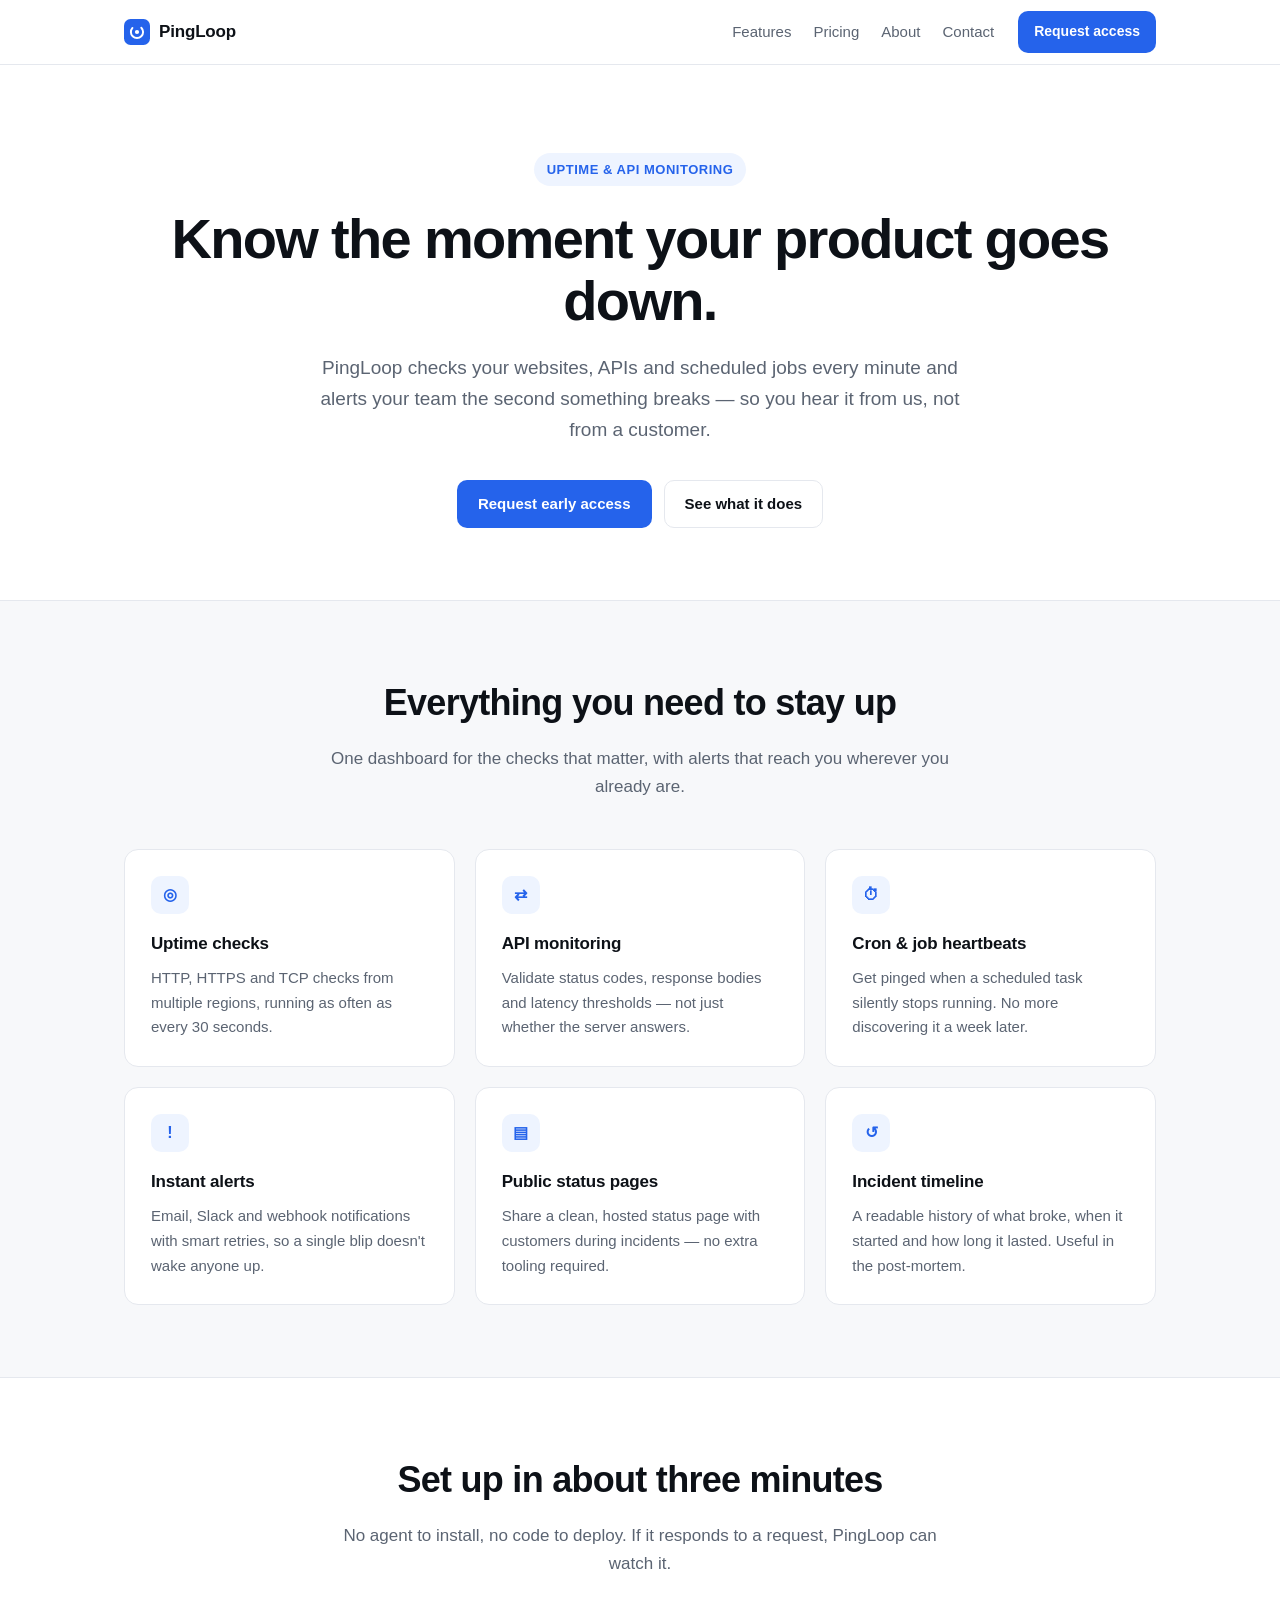
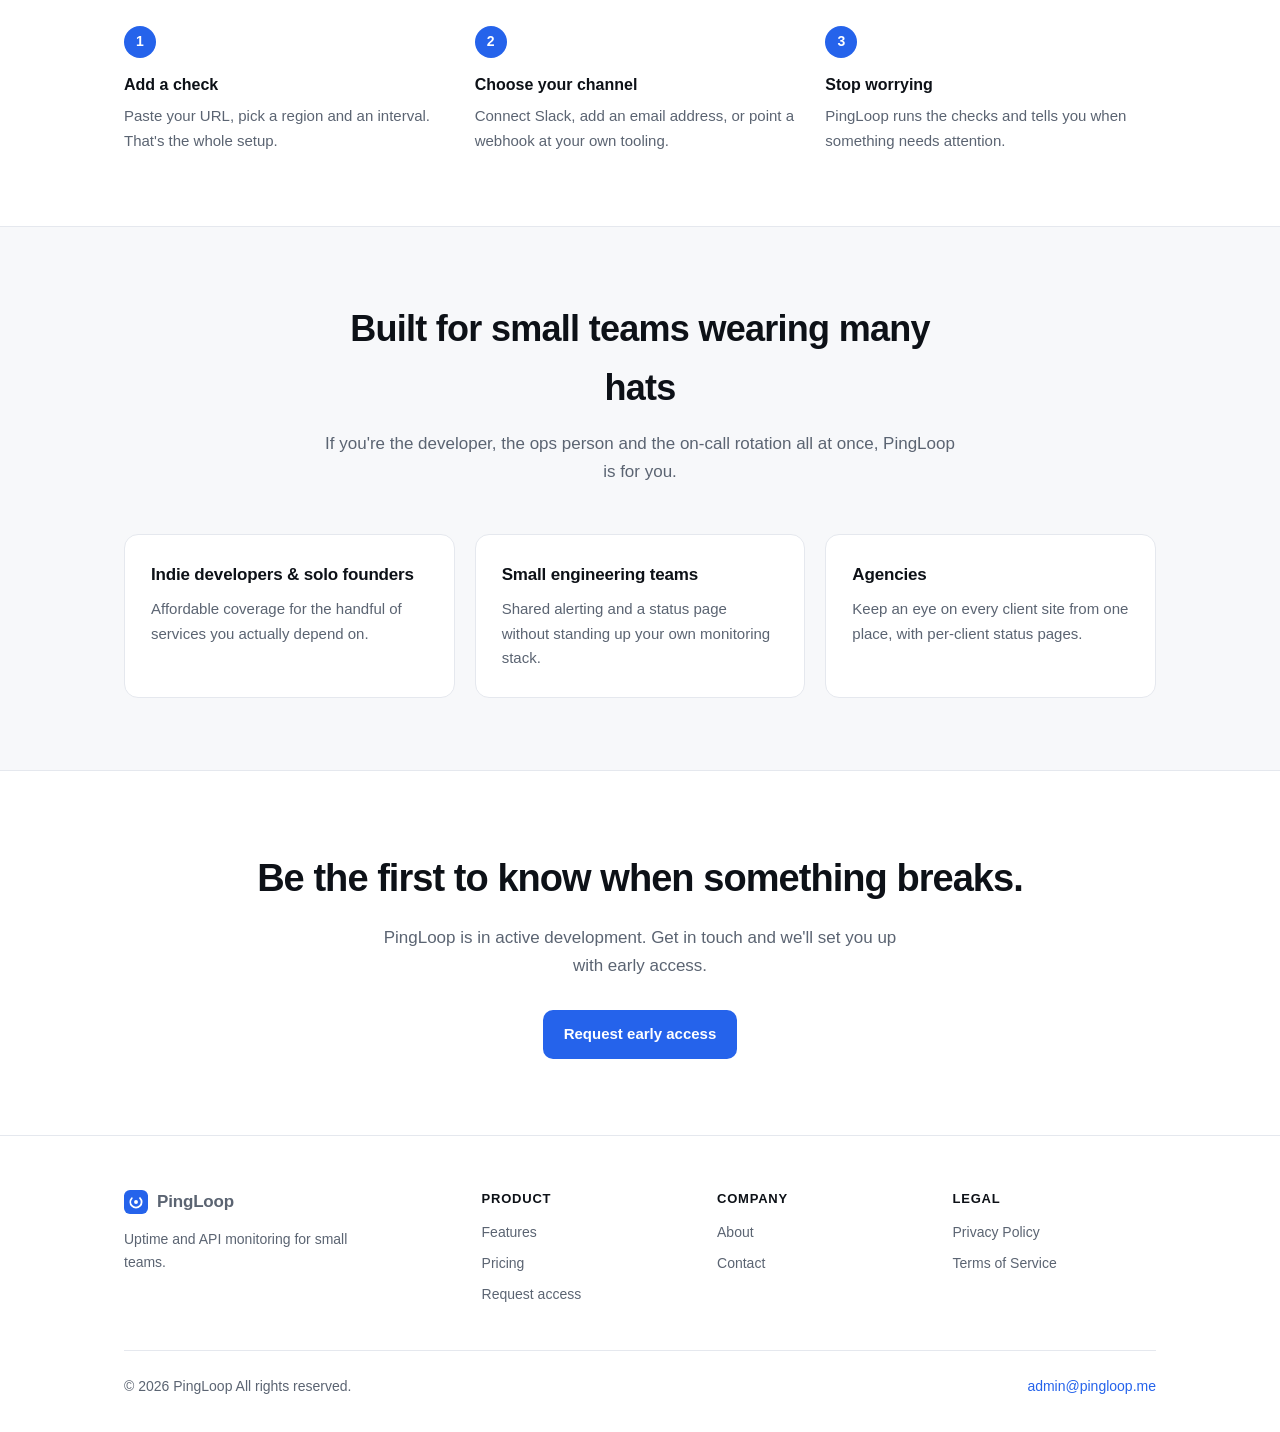
<file: index.html>
<!DOCTYPE html>
<html lang="en">
<head>
<meta charset="utf-8">
<meta name="viewport" content="width=device-width, initial-scale=1">
<title>PingLoop — Uptime &amp; API monitoring for small teams</title>
<meta name="description" content="PingLoop monitors your websites, APIs and background jobs, then alerts your team the moment something breaks — before your customers notice.">
<link rel="canonical" href="https://pingloop.me/">
<link rel="icon" href="assets/favicon.svg" type="image/svg+xml">
<meta property="og:type" content="website">
<meta property="og:url" content="https://pingloop.me/">
<meta property="og:title" content="PingLoop — Uptime &amp; API monitoring for small teams">
<meta property="og:description" content="Monitor your websites, APIs and background jobs. Get alerted before your customers notice.">
<link rel="stylesheet" href="assets/styles.css">
</head>
<body>

<header class="site-header">
  <div class="wrap header-inner">
    <a class="brand" href="index.html">
      <img src="assets/favicon.svg" alt="" width="26" height="26">
      <span>PingLoop</span>
    </a>
    <nav class="nav">
      <a href="index.html#features">Features</a>
      <a href="pricing.html">Pricing</a>
      <a href="about.html">About</a>
      <a href="contact.html">Contact</a>
    </nav>
    <a class="btn btn-primary btn-sm" href="contact.html">Request access</a>
  </div>
</header>

<main>

  <div class="hero wrap">
    <span class="eyebrow">Uptime &amp; API monitoring</span>
    <h1>Know the moment your product goes down.</h1>
    <p class="lead">
      PingLoop checks your websites, APIs and scheduled jobs every minute and alerts
      your team the second something breaks — so you hear it from us, not from a customer.
    </p>
    <div class="hero-actions">
      <a class="btn btn-primary" href="contact.html">Request early access</a>
      <a class="btn btn-ghost" href="index.html#features">See what it does</a>
    </div>
  </div>

  <section class="alt" id="features">
    <div class="wrap">
      <div class="section-head">
        <h2>Everything you need to stay up</h2>
        <p>One dashboard for the checks that matter, with alerts that reach you wherever you already are.</p>
      </div>
      <div class="grid">
        <div class="card">
          <div class="icon">◎</div>
          <h3>Uptime checks</h3>
          <p>HTTP, HTTPS and TCP checks from multiple regions, running as often as every 30 seconds.</p>
        </div>
        <div class="card">
          <div class="icon">⇄</div>
          <h3>API monitoring</h3>
          <p>Validate status codes, response bodies and latency thresholds — not just whether the server answers.</p>
        </div>
        <div class="card">
          <div class="icon">⏱</div>
          <h3>Cron &amp; job heartbeats</h3>
          <p>Get pinged when a scheduled task silently stops running. No more discovering it a week later.</p>
        </div>
        <div class="card">
          <div class="icon">!</div>
          <h3>Instant alerts</h3>
          <p>Email, Slack and webhook notifications with smart retries, so a single blip doesn't wake anyone up.</p>
        </div>
        <div class="card">
          <div class="icon">▤</div>
          <h3>Public status pages</h3>
          <p>Share a clean, hosted status page with customers during incidents — no extra tooling required.</p>
        </div>
        <div class="card">
          <div class="icon">↺</div>
          <h3>Incident timeline</h3>
          <p>A readable history of what broke, when it started and how long it lasted. Useful in the post-mortem.</p>
        </div>
      </div>
    </div>
  </section>

  <section>
    <div class="wrap">
      <div class="section-head">
        <h2>Set up in about three minutes</h2>
        <p>No agent to install, no code to deploy. If it responds to a request, PingLoop can watch it.</p>
      </div>
      <div class="steps">
        <div class="step">
          <div class="num">1</div>
          <h3>Add a check</h3>
          <p>Paste your URL, pick a region and an interval. That's the whole setup.</p>
        </div>
        <div class="step">
          <div class="num">2</div>
          <h3>Choose your channel</h3>
          <p>Connect Slack, add an email address, or point a webhook at your own tooling.</p>
        </div>
        <div class="step">
          <div class="num">3</div>
          <h3>Stop worrying</h3>
          <p>PingLoop runs the checks and tells you when something needs attention.</p>
        </div>
      </div>
    </div>
  </section>

  <section class="alt">
    <div class="wrap">
      <div class="section-head">
        <h2>Built for small teams wearing many hats</h2>
        <p>If you're the developer, the ops person and the on-call rotation all at once, PingLoop is for you.</p>
      </div>
      <div class="grid">
        <div class="card">
          <h3>Indie developers &amp; solo founders</h3>
          <p>Affordable coverage for the handful of services you actually depend on.</p>
        </div>
        <div class="card">
          <h3>Small engineering teams</h3>
          <p>Shared alerting and a status page without standing up your own monitoring stack.</p>
        </div>
        <div class="card">
          <h3>Agencies</h3>
          <p>Keep an eye on every client site from one place, with per-client status pages.</p>
        </div>
      </div>
    </div>
  </section>

  <div class="cta-band wrap">
    <h2>Be the first to know when something breaks.</h2>
    <p>PingLoop is in active development. Get in touch and we'll set you up with early access.</p>
    <a class="btn btn-primary" href="contact.html">Request early access</a>
  </div>

</main>

<footer class="site-footer">
  <div class="wrap">
    <div class="footer-grid">
      <div>
        <a class="brand" href="index.html" style="margin-bottom:12px">
          <img src="assets/favicon.svg" alt="" width="24" height="24">
          <span>PingLoop</span>
        </a>
        <p style="margin:8px 0 0;max-width:260px">Uptime and API monitoring for small teams.</p>
      </div>
      <div>
        <h4>Product</h4>
        <ul>
          <li><a href="index.html#features">Features</a></li>
          <li><a href="pricing.html">Pricing</a></li>
          <li><a href="contact.html">Request access</a></li>
        </ul>
      </div>
      <div>
        <h4>Company</h4>
        <ul>
          <li><a href="about.html">About</a></li>
          <li><a href="contact.html">Contact</a></li>
        </ul>
      </div>
      <div>
        <h4>Legal</h4>
        <ul>
          <li><a href="privacy.html">Privacy Policy</a></li>
          <li><a href="terms.html">Terms of Service</a></li>
        </ul>
      </div>
    </div>
    <div class="footer-bottom">
      <span>© <span id="year">2025</span> PingLoop All rights reserved.</span>
      <span><a href="mailto:admin@pingloop.me">admin@pingloop.me</a></span>
    </div>
  </div>
</footer>

<script>document.getElementById('year').textContent = new Date().getFullYear();</script>
</body>
</html>
</file>
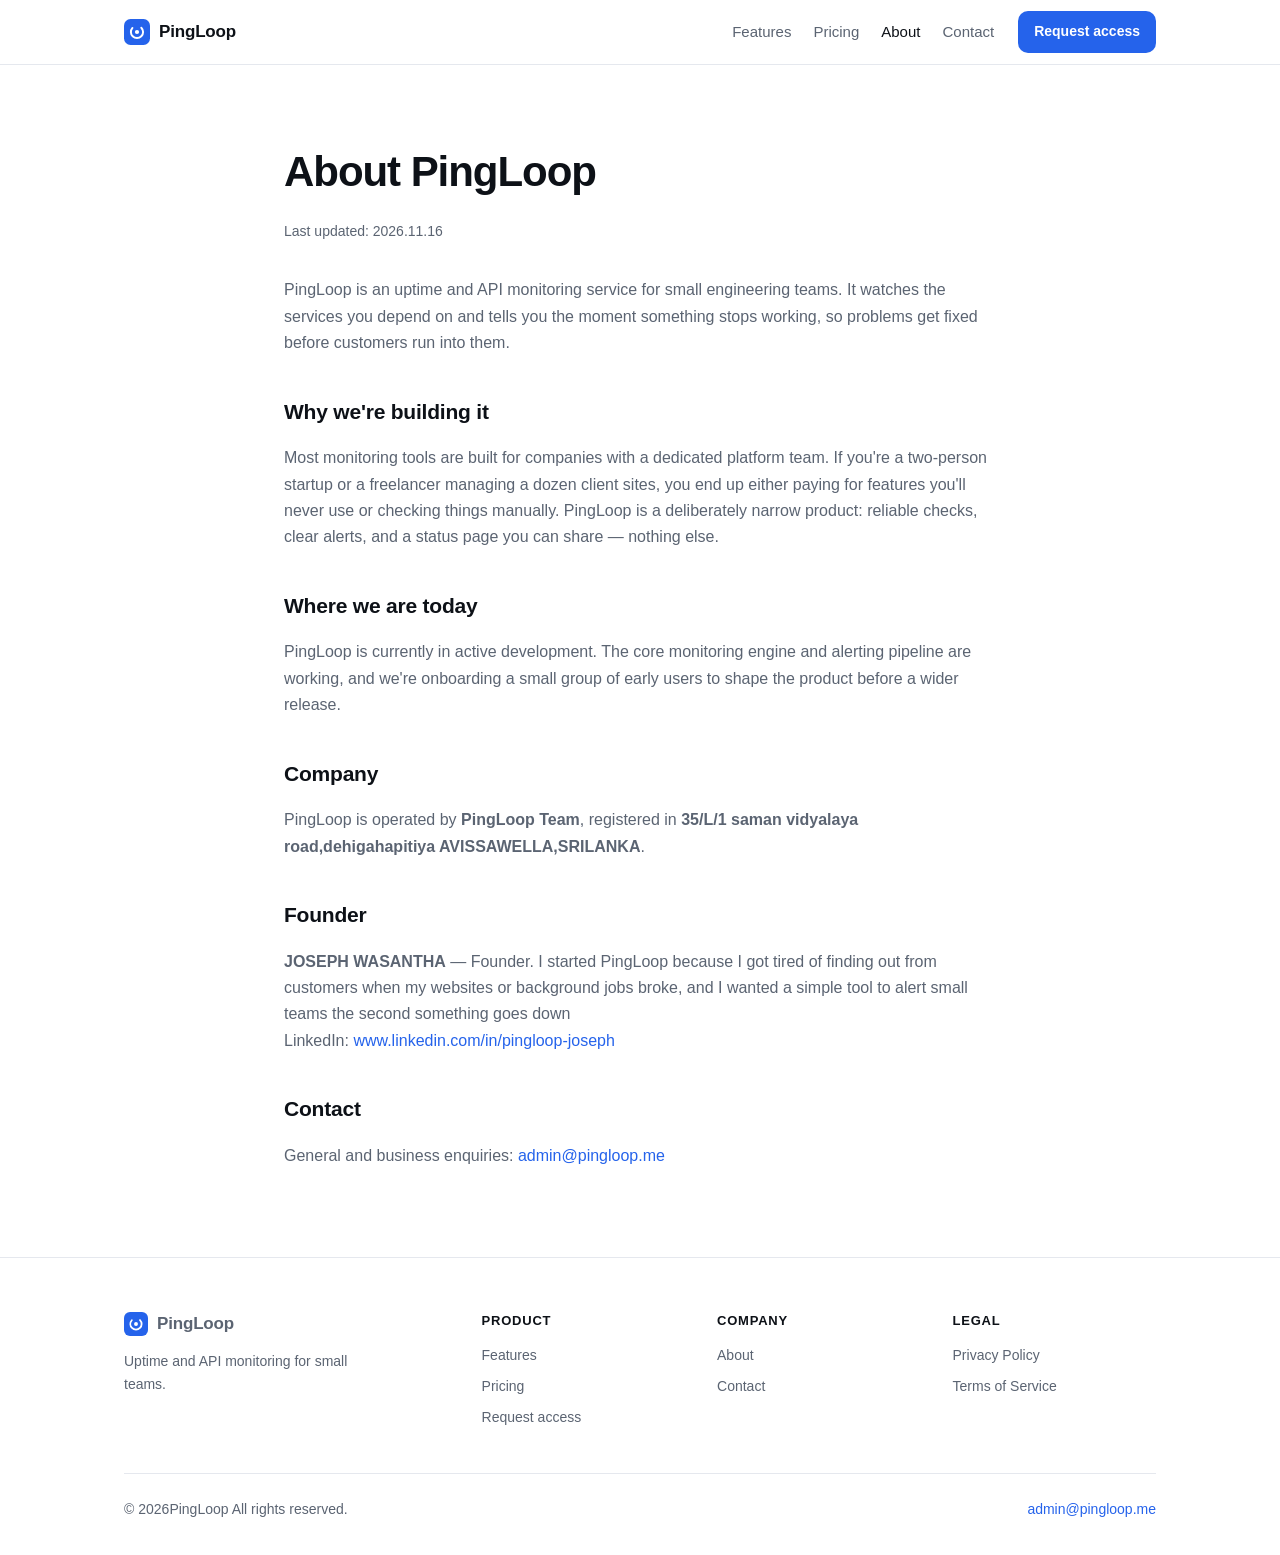
<file: about.html>
<!DOCTYPE html>
<html lang="en">
<head>
<meta charset="utf-8">
<meta name="viewport" content="width=device-width, initial-scale=1">
<title>About — PingLoop</title>
<meta name="description" content="PingLoop is a monitoring tool built for small teams that need to know when their services go down.">
<link rel="canonical" href="https://pingloop.me/about.html">
<link rel="icon" href="assets/favicon.svg" type="image/svg+xml">
<link rel="stylesheet" href="assets/styles.css">
</head>
<body>

<header class="site-header">
  <div class="wrap header-inner">
    <a class="brand" href="index.html">
      <img src="assets/favicon.svg" alt="" width="26" height="26">
      <span>PingLoop</span>
    </a>
    <nav class="nav">
      <a href="index.html#features">Features</a>
      <a href="pricing.html">Pricing</a>
      <a href="about.html" class="active">About</a>
      <a href="contact.html">Contact</a>
    </nav>
    <a class="btn btn-primary btn-sm" href="contact.html">Request access</a>
  </div>
</header>

<main>
<section>
  <div class="wrap prose">
    <h1>About PingLoop</h1>
    <p class="updated">Last updated: 2026.11.16</p>

    <p>
      PingLoop is an uptime and API monitoring service for small engineering teams.
      It watches the services you depend on and tells you the moment something stops
      working, so problems get fixed before customers run into them.
    </p>

    <h2>Why we're building it</h2>
    <p>
      Most monitoring tools are built for companies with a dedicated platform team.
      If you're a two-person startup or a freelancer managing a dozen client sites,
      you end up either paying for features you'll never use or checking things manually.
      PingLoop is a deliberately narrow product: reliable checks, clear alerts, and a
      status page you can share — nothing else.
    </p>

    <h2>Where we are today</h2>
    <p>
      PingLoop is currently in active development. The core monitoring engine and
      alerting pipeline are working, and we're onboarding a small group of early users
      to shape the product before a wider release.
      <!-- EDIT: replace the paragraph above with your real, accurate status. -->
    </p>

    <h2>Company</h2>
    <p>
      PingLoop is operated by <strong>PingLoop Team</strong>,
  registered in <strong>35/L/1 saman vidyalaya road,dehigahapitiya AVISSAWELLA,SRILANKA</strong>.
      <!-- EDIT: if you are not yet incorporated, say "PingLoop is an independent project
           founded by Joseph Wasantha in AVISSAWELLA, SRILANKA" Do not claim an entity you don't have. -->
    </p>

    <h2>Founder</h2>
    <p>
      <strong>JOSEPH WASANTHA</strong> — Founder.
I started PingLoop because I got tired of finding out from customers when my websites or background jobs broke, and I wanted a simple tool to alert small teams the second something goes down
<br>LinkedIn:
<a href="https://www.linkedin.com/in/pingloop-joseph" target="_blank" rel="noopener noreferrer">
    www.linkedin.com/in/pingloop-joseph
</a>
    </p>

    <h2>Contact</h2>
    <p>
      General and business enquiries:
      <a href="mailto:admin@pingloop.me">admin@pingloop.me</a>
    </p>
  </div>
</section>
</main>

<footer class="site-footer">
  <div class="wrap">
    <div class="footer-grid">
      <div>
        <a class="brand" href="index.html" style="margin-bottom:12px">
          <img src="assets/favicon.svg" alt="" width="24" height="24">
          <span>PingLoop</span>
        </a>
        <p style="margin:8px 0 0;max-width:260px">Uptime and API monitoring for small teams.</p>
      </div>
      <div>
        <h4>Product</h4>
        <ul>
          <li><a href="index.html#features">Features</a></li>
          <li><a href="pricing.html">Pricing</a></li>
          <li><a href="contact.html">Request access</a></li>
        </ul>
      </div>
      <div>
        <h4>Company</h4>
        <ul>
          <li><a href="about.html">About</a></li>
          <li><a href="contact.html">Contact</a></li>
        </ul>
      </div>
      <div>
        <h4>Legal</h4>
        <ul>
          <li><a href="privacy.html">Privacy Policy</a></li>
          <li><a href="terms.html">Terms of Service</a></li>
        </ul>
      </div>
    </div>
    <div class="footer-bottom">
      <span>© <span id="year">2026</span>PingLoop All rights reserved.</span>
      <span><a href="mailto:admin@pingloop.me">admin@pingloop.me</a></span>
    </div>
  </div>
</footer>

<script>document.getElementById('year').textContent = new Date().getFullYear();</script>
</body>
</html>
</file>
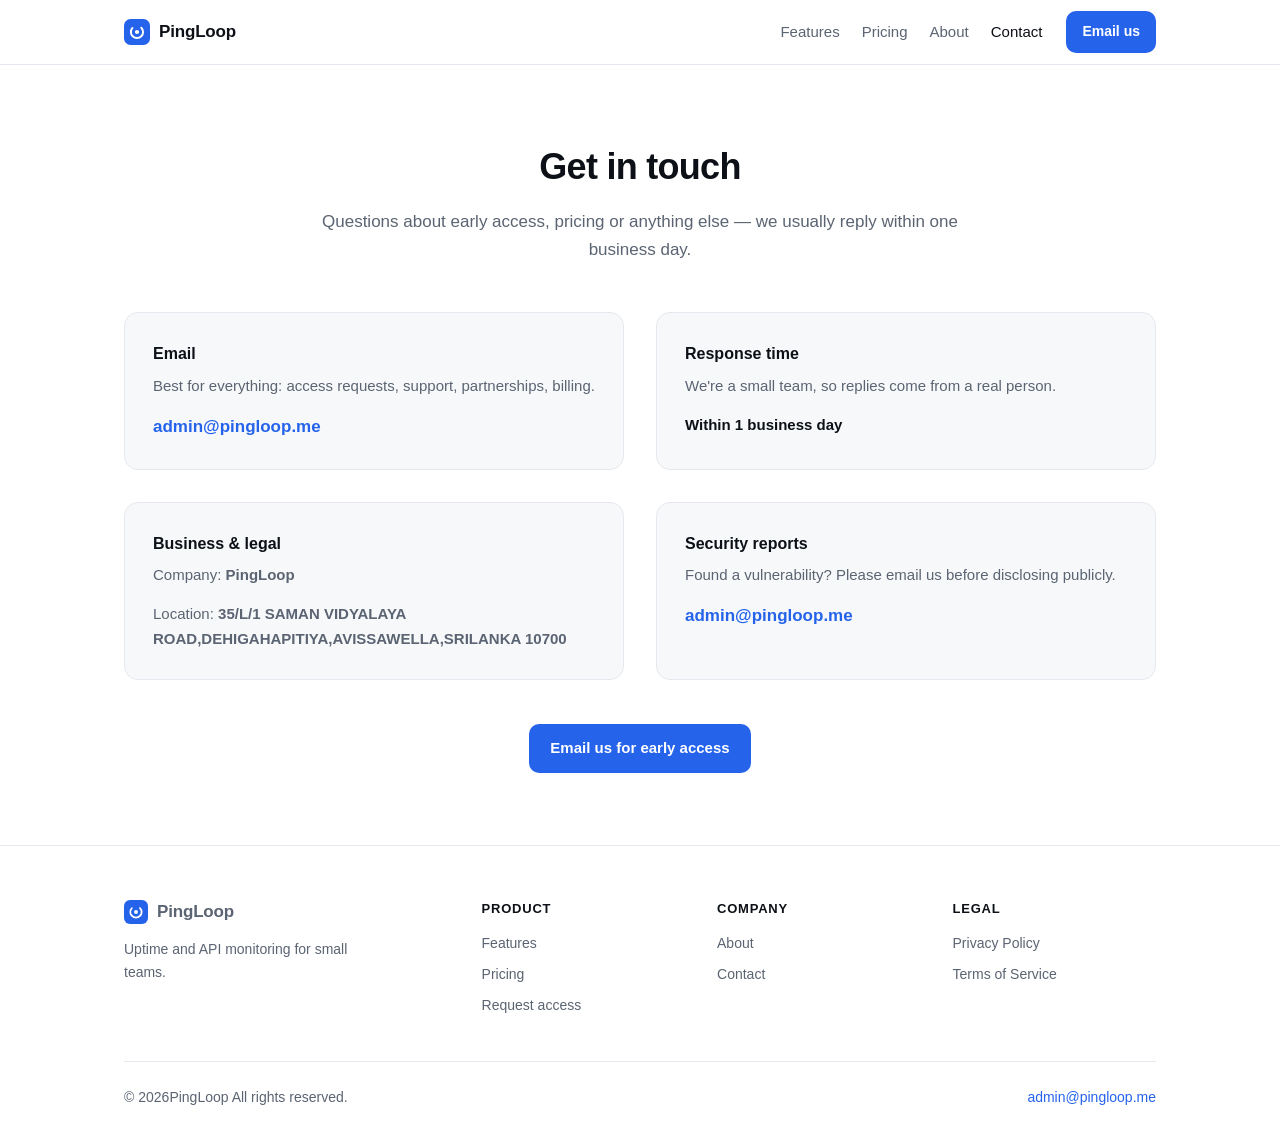
<file: contact.html>
<!DOCTYPE html>
<html lang="en">
<head>
<meta charset="utf-8">
<meta name="viewport" content="width=device-width, initial-scale=1">
<title>Contact — PingLoop</title>
<meta name="description" content="Get in touch with the PingLoop team about early access, pricing or support.">
<link rel="canonical" href="https://pingloop.me/contact.html">
<link rel="icon" href="assets/favicon.svg" type="image/svg+xml">
<link rel="stylesheet" href="assets/styles.css">
</head>
<body>

<header class="site-header">
  <div class="wrap header-inner">
    <a class="brand" href="index.html">
      <img src="assets/favicon.svg" alt="" width="26" height="26">
      <span>PingLoop</span>
    </a>
    <nav class="nav">
      <a href="index.html#features">Features</a>
      <a href="pricing.html">Pricing</a>
      <a href="about.html">About</a>
      <a href="contact.html" class="active">Contact</a>
    </nav>
    <a class="btn btn-primary btn-sm" href="mailto:admin@pingloop.me">Email us</a>
  </div>
</header>

<main>
<section>
  <div class="wrap">
    <div class="section-head">
      <h2>Get in touch</h2>
      <p>Questions about early access, pricing or anything else — we usually reply within one business day.</p>
    </div>

    <div class="contact-grid">
      <div class="contact-box">
        <h3>Email</h3>
        <p>Best for everything: access requests, support, partnerships, billing.</p>
        <a class="mail" href="mailto:admin@pingloop.me">admin@pingloop.me</a>
      </div>

      <div class="contact-box">
        <h3>Response time</h3>
        <p>We're a small team, so replies come from a real person.</p>
        <p style="margin:0;color:var(--text);font-weight:600">Within 1 business day</p>
      </div>

      <div class="contact-box">
        <h3>Business &amp; legal</h3>
        <p>Company: <strong>PingLoop</strong></p>
        <p style="margin:0">Location: <strong>35/L/1 SAMAN VIDYALAYA ROAD,DEHIGAHAPITIYA,AVISSAWELLA,SRILANKA 10700</strong></p>
      </div>

      <div class="contact-box">
        <h3>Security reports</h3>
        <p>Found a vulnerability? Please email us before disclosing publicly.</p>
        <a class="mail" href="mailto:admin@pingloop.me?subject=Security%20report">admin@pingloop.me</a>
      </div>
    </div>

    <div style="text-align:center;margin-top:44px">
      <a class="btn btn-primary" href="mailto:admin@pingloop.me?subject=PingLoop%20early%20access%20request">Email us for early access</a>
    </div>

    <!-- OPTIONAL: swap the mailto buttons above for a hosted form (e.g. Formspree)
         once you have one set up. Keep the plain email visible either way. -->
  </div>
</section>
</main>

<footer class="site-footer">
  <div class="wrap">
    <div class="footer-grid">
      <div>
        <a class="brand" href="index.html" style="margin-bottom:12px">
          <img src="assets/favicon.svg" alt="" width="24" height="24">
          <span>PingLoop</span>
        </a>
        <p style="margin:8px 0 0;max-width:260px">Uptime and API monitoring for small teams.</p>
      </div>
      <div>
        <h4>Product</h4>
        <ul>
          <li><a href="index.html#features">Features</a></li>
          <li><a href="pricing.html">Pricing</a></li>
          <li><a href="contact.html">Request access</a></li>
        </ul>
      </div>
      <div>
        <h4>Company</h4>
        <ul>
          <li><a href="about.html">About</a></li>
          <li><a href="contact.html">Contact</a></li>
        </ul>
      </div>
      <div>
        <h4>Legal</h4>
        <ul>
          <li><a href="privacy.html">Privacy Policy</a></li>
          <li><a href="terms.html">Terms of Service</a></li>
        </ul>
      </div>
    </div>
    <div class="footer-bottom">
      <span>© <span id="year">2026</span>PingLoop All rights reserved.</span>
      <span><a href="mailto:admin@pingloop.me">admin@pingloop.me</a></span>
    </div>
  </div>
</footer>

<script>document.getElementById('year').textContent = new Date().getFullYear();</script>
</body>
</html>
</file>
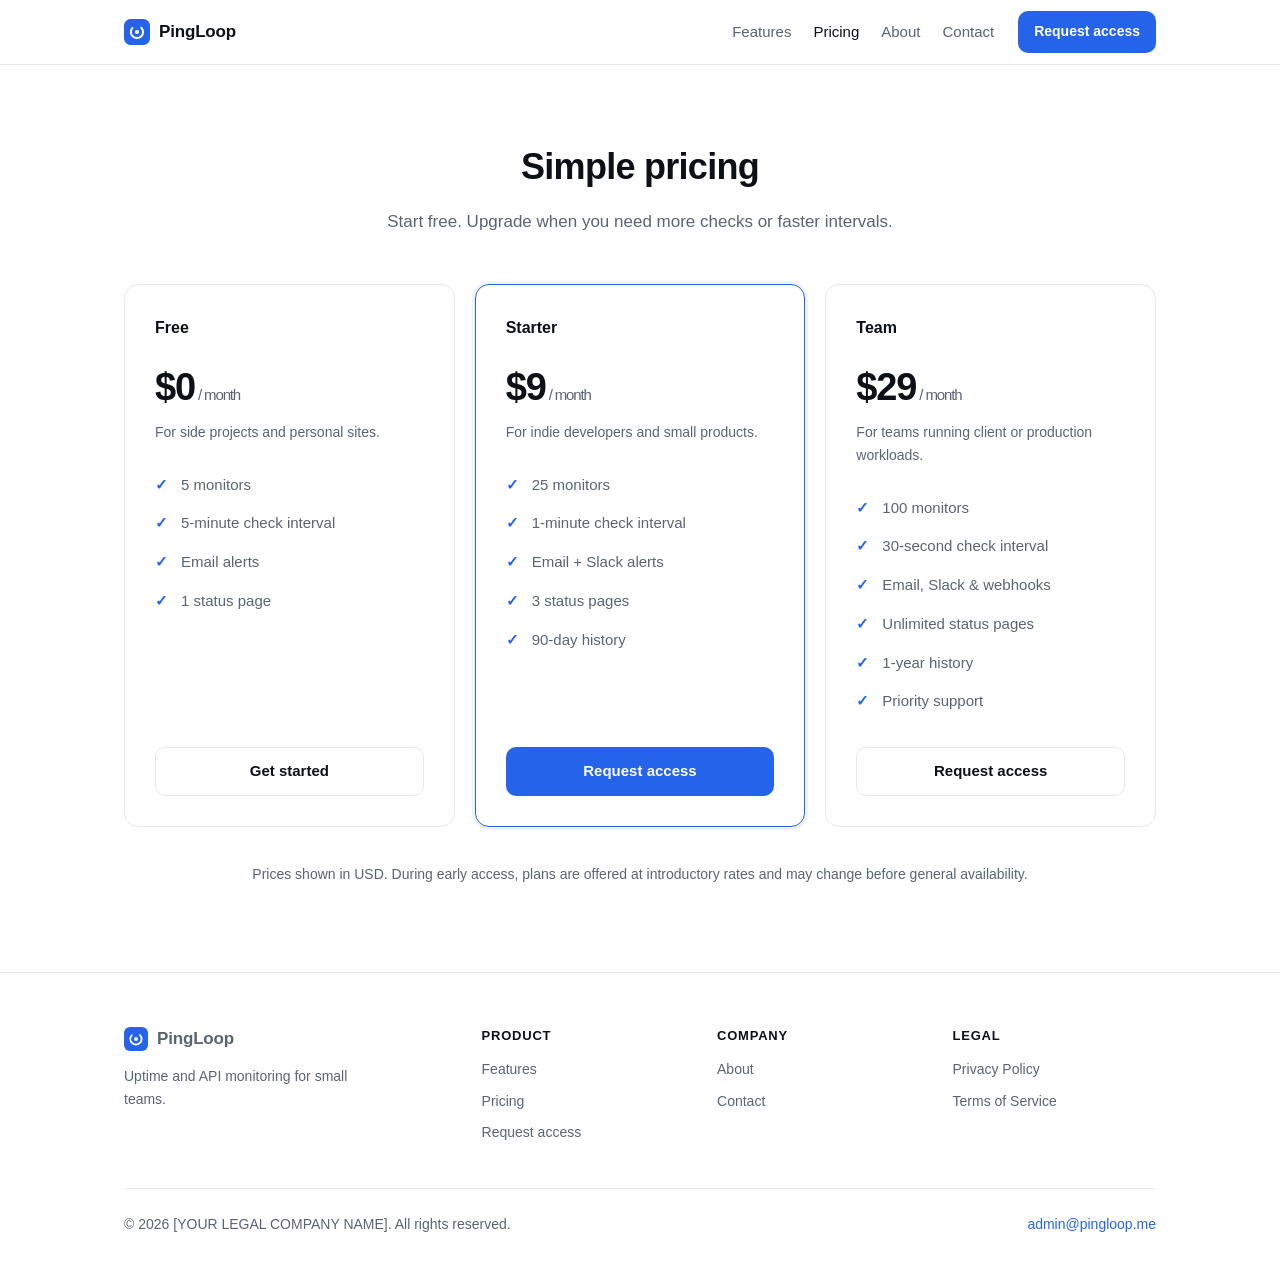
<file: pricing.html>
<!DOCTYPE html>
<html lang="en">
<head>
<meta charset="utf-8">
<meta name="viewport" content="width=device-width, initial-scale=1">
<title>Pricing — PingLoop</title>
<meta name="description" content="Simple, transparent pricing for PingLoop uptime and API monitoring.">
<link rel="canonical" href="https://pingloop.me/pricing.html">
<link rel="icon" href="assets/favicon.svg" type="image/svg+xml">
<link rel="stylesheet" href="assets/styles.css">
</head>
<body>

<header class="site-header">
  <div class="wrap header-inner">
    <a class="brand" href="index.html">
      <img src="assets/favicon.svg" alt="" width="26" height="26">
      <span>PingLoop</span>
    </a>
    <nav class="nav">
      <a href="index.html#features">Features</a>
      <a href="pricing.html" class="active">Pricing</a>
      <a href="about.html">About</a>
      <a href="contact.html">Contact</a>
    </nav>
    <a class="btn btn-primary btn-sm" href="contact.html">Request access</a>
  </div>
</header>

<main>
<section>
  <div class="wrap">
    <div class="section-head">
      <h2>Simple pricing</h2>
      <p>Start free. Upgrade when you need more checks or faster intervals.</p>
    </div>

    <div class="plans">
      <div class="plan">
        <h3>Free</h3>
        <div class="price">$0<span> / month</span></div>
        <p class="desc">For side projects and personal sites.</p>
        <ul>
          <li>5 monitors</li>
          <li>5-minute check interval</li>
          <li>Email alerts</li>
          <li>1 status page</li>
        </ul>
        <a class="btn btn-ghost" href="contact.html">Get started</a>
      </div>

      <div class="plan featured">
        <h3>Starter</h3>
        <div class="price">$9<span> / month</span></div>
        <p class="desc">For indie developers and small products.</p>
        <ul>
          <li>25 monitors</li>
          <li>1-minute check interval</li>
          <li>Email + Slack alerts</li>
          <li>3 status pages</li>
          <li>90-day history</li>
        </ul>
        <a class="btn btn-primary" href="contact.html">Request access</a>
      </div>

      <div class="plan">
        <h3>Team</h3>
        <div class="price">$29<span> / month</span></div>
        <p class="desc">For teams running client or production workloads.</p>
        <ul>
          <li>100 monitors</li>
          <li>30-second check interval</li>
          <li>Email, Slack &amp; webhooks</li>
          <li>Unlimited status pages</li>
          <li>1-year history</li>
          <li>Priority support</li>
        </ul>
        <a class="btn btn-ghost" href="contact.html">Request access</a>
      </div>
    </div>

    <p style="text-align:center;color:var(--muted);font-size:14px;margin-top:36px">
      Prices shown in USD. During early access, plans are offered at introductory rates and may change before general availability.
    </p>
  </div>
</section>
</main>

<footer class="site-footer">
  <div class="wrap">
    <div class="footer-grid">
      <div>
        <a class="brand" href="index.html" style="margin-bottom:12px">
          <img src="assets/favicon.svg" alt="" width="24" height="24">
          <span>PingLoop</span>
        </a>
        <p style="margin:8px 0 0;max-width:260px">Uptime and API monitoring for small teams.</p>
      </div>
      <div>
        <h4>Product</h4>
        <ul>
          <li><a href="index.html#features">Features</a></li>
          <li><a href="pricing.html">Pricing</a></li>
          <li><a href="contact.html">Request access</a></li>
        </ul>
      </div>
      <div>
        <h4>Company</h4>
        <ul>
          <li><a href="about.html">About</a></li>
          <li><a href="contact.html">Contact</a></li>
        </ul>
      </div>
      <div>
        <h4>Legal</h4>
        <ul>
          <li><a href="privacy.html">Privacy Policy</a></li>
          <li><a href="terms.html">Terms of Service</a></li>
        </ul>
      </div>
    </div>
    <div class="footer-bottom">
      <span>© <span id="year">2025</span> [YOUR LEGAL COMPANY NAME]. All rights reserved.</span>
      <span><a href="mailto:admin@pingloop.me">admin@pingloop.me</a></span>
    </div>
  </div>
</footer>

<script>document.getElementById('year').textContent = new Date().getFullYear();</script>
</body>
</html>
</file>
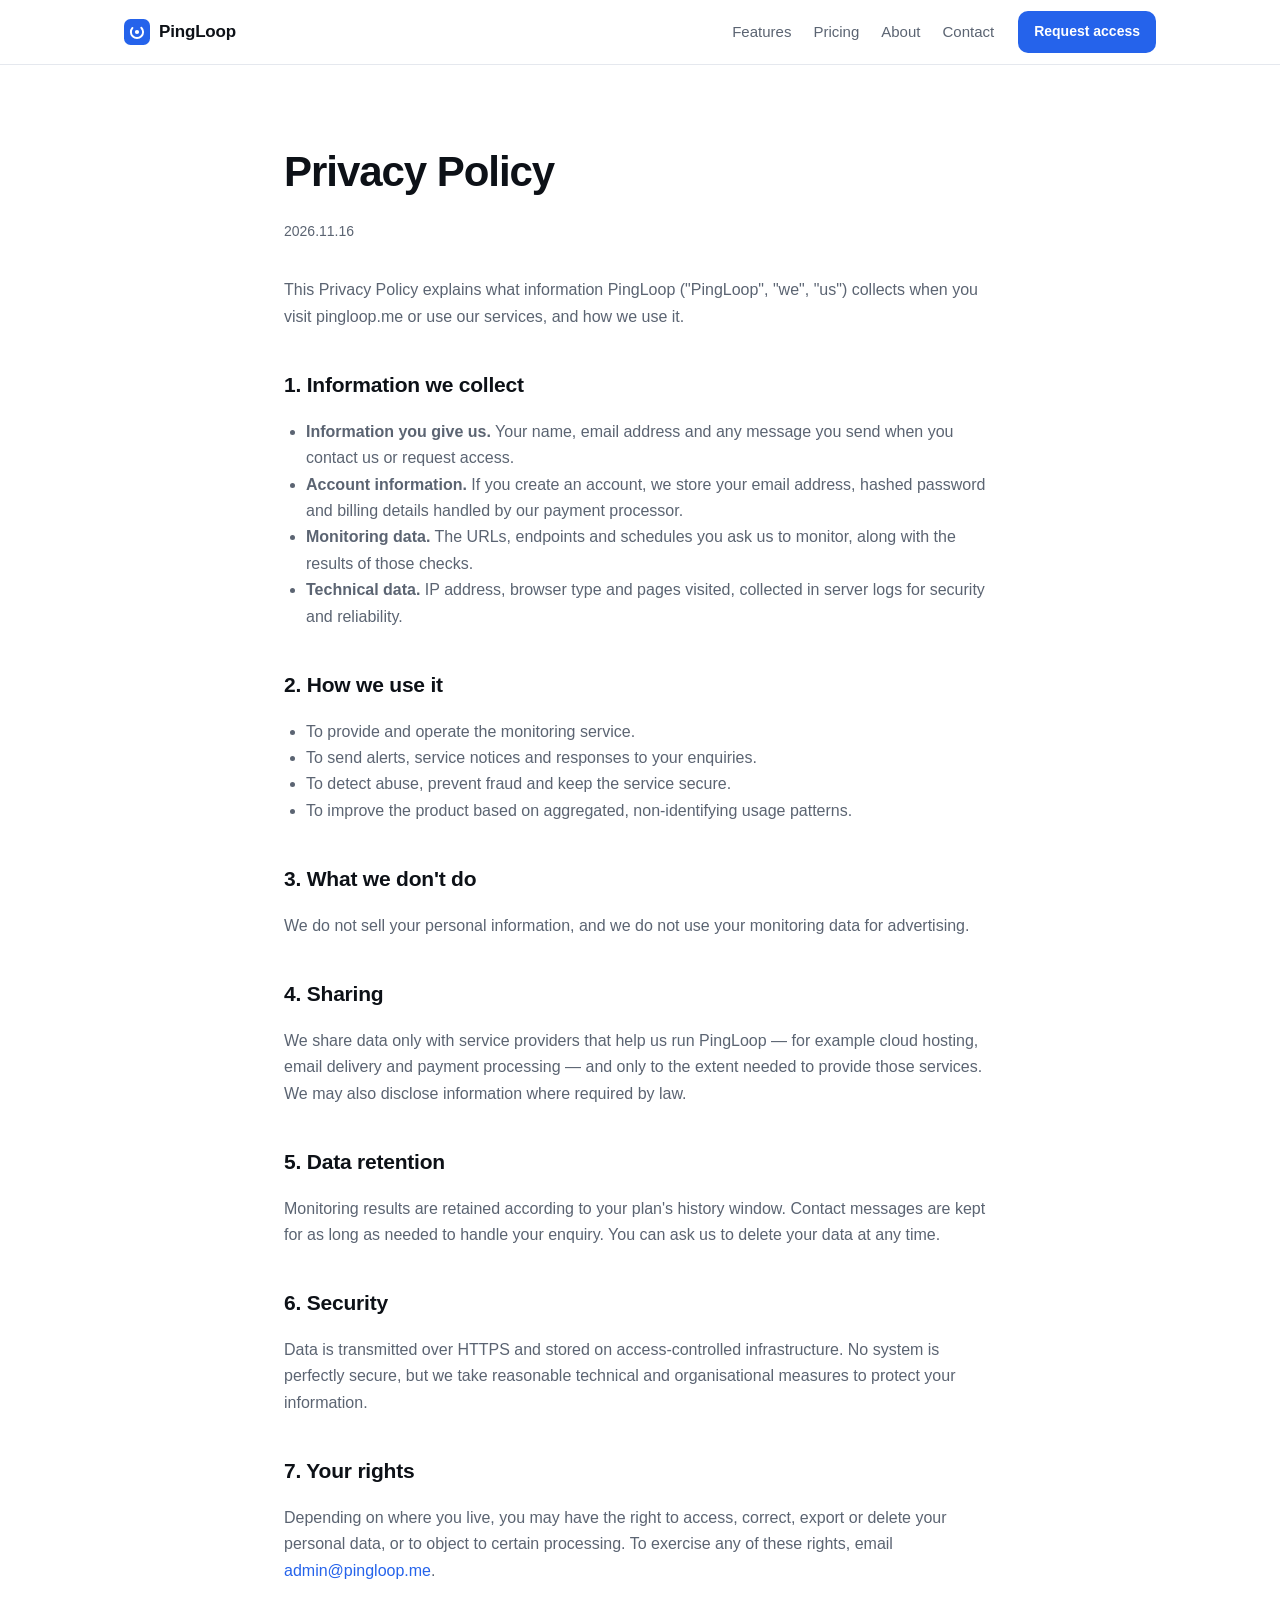
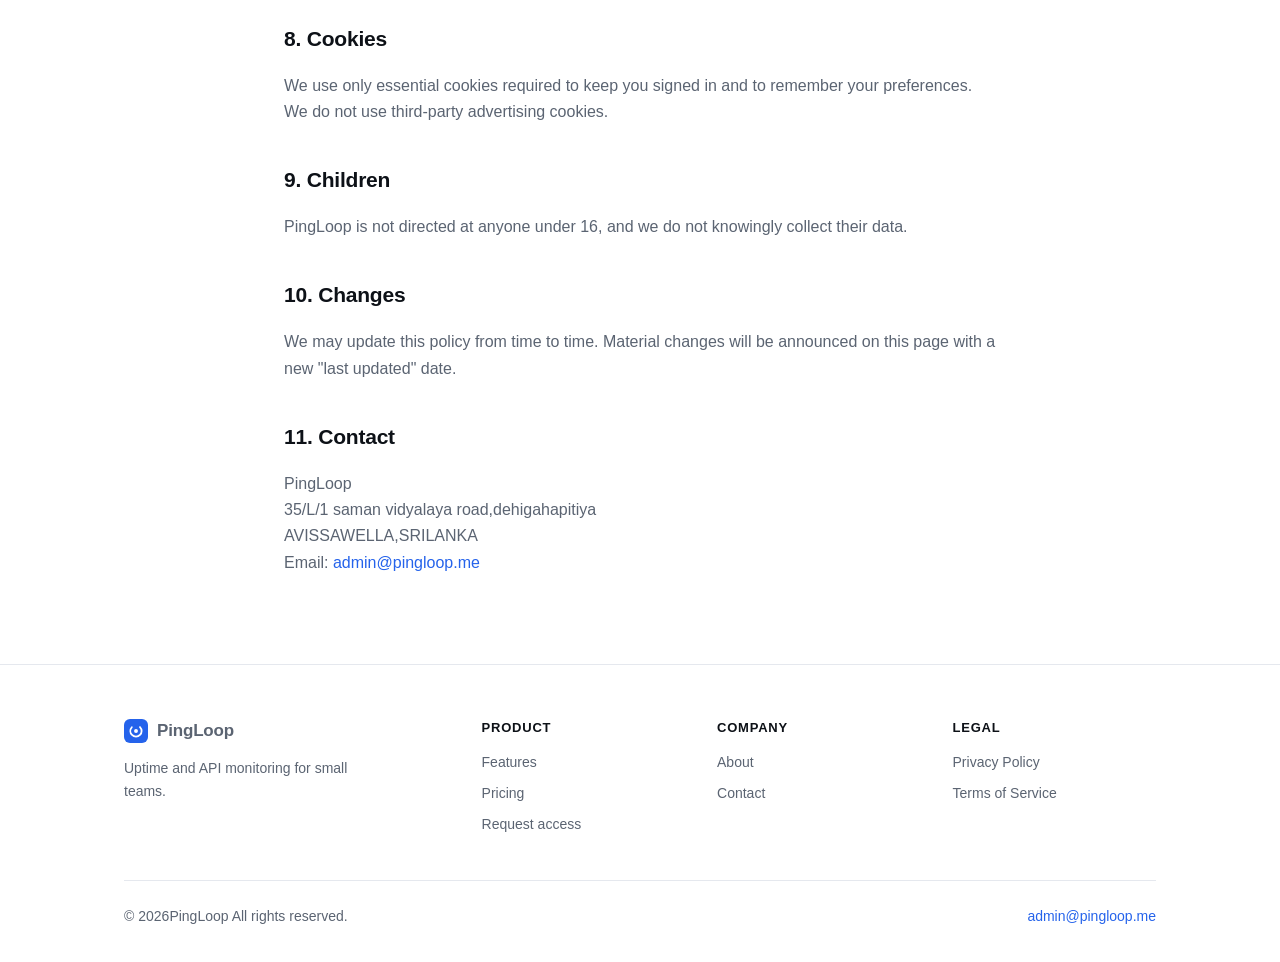
<file: privacy.html>
<!DOCTYPE html>
<html lang="en">
<head>
<meta charset="utf-8">
<meta name="viewport" content="width=device-width, initial-scale=1">
<title>Privacy Policy — PingLoop</title>
<meta name="description" content="How PingLoop collects, uses and protects your data.">
<link rel="canonical" href="https://pingloop.me/privacy.html">
<link rel="icon" href="assets/favicon.svg" type="image/svg+xml">
<link rel="stylesheet" href="assets/styles.css">
</head>
<body>

<header class="site-header">
  <div class="wrap header-inner">
    <a class="brand" href="index.html">
      <img src="assets/favicon.svg" alt="" width="26" height="26">
      <span>PingLoop</span>
    </a>
    <nav class="nav">
      <a href="index.html#features">Features</a>
      <a href="pricing.html">Pricing</a>
      <a href="about.html">About</a>
      <a href="contact.html">Contact</a>
    </nav>
    <a class="btn btn-primary btn-sm" href="contact.html">Request access</a>
  </div>
</header>

<main>
<section>
  <div class="wrap prose">
    <h1>Privacy Policy</h1>
    <p class="updated">2026.11.16</p>

    <p>
      This Privacy Policy explains what information PingLoop ("PingLoop",
      "we", "us") collects when you visit pingloop.me or use our services, and how we use it.
    </p>

    <h2>1. Information we collect</h2>
    <ul>
      <li><strong>Information you give us.</strong> Your name, email address and any message you send when you contact us or request access.</li>
      <li><strong>Account information.</strong> If you create an account, we store your email address, hashed password and billing details handled by our payment processor.</li>
      <li><strong>Monitoring data.</strong> The URLs, endpoints and schedules you ask us to monitor, along with the results of those checks.</li>
      <li><strong>Technical data.</strong> IP address, browser type and pages visited, collected in server logs for security and reliability.</li>
    </ul>

    <h2>2. How we use it</h2>
    <ul>
      <li>To provide and operate the monitoring service.</li>
      <li>To send alerts, service notices and responses to your enquiries.</li>
      <li>To detect abuse, prevent fraud and keep the service secure.</li>
      <li>To improve the product based on aggregated, non-identifying usage patterns.</li>
    </ul>

    <h2>3. What we don't do</h2>
    <p>We do not sell your personal information, and we do not use your monitoring data for advertising.</p>

    <h2>4. Sharing</h2>
    <p>
      We share data only with service providers that help us run PingLoop — for example
      cloud hosting, email delivery and payment processing — and only to the extent needed
      to provide those services. We may also disclose information where required by law.
    </p>

    <h2>5. Data retention</h2>
    <p>
      Monitoring results are retained according to your plan's history window. Contact
      messages are kept for as long as needed to handle your enquiry. You can ask us to
      delete your data at any time.
    </p>

    <h2>6. Security</h2>
    <p>
      Data is transmitted over HTTPS and stored on access-controlled infrastructure.
      No system is perfectly secure, but we take reasonable technical and organisational
      measures to protect your information.
    </p>

    <h2>7. Your rights</h2>
    <p>
      Depending on where you live, you may have the right to access, correct, export or
      delete your personal data, or to object to certain processing. To exercise any of
      these rights, email <a href="mailto:admin@pingloop.me">admin@pingloop.me</a>.
    </p>

    <h2>8. Cookies</h2>
    <p>
      We use only essential cookies required to keep you signed in and to remember your
      preferences. We do not use third-party advertising cookies.
    </p>

    <h2>9. Children</h2>
    <p>PingLoop is not directed at anyone under 16, and we do not knowingly collect their data.</p>

    <h2>10. Changes</h2>
    <p>
      We may update this policy from time to time. Material changes will be announced on
      this page with a new "last updated" date.
    </p>

    <h2>11. Contact</h2>
    <p>
      PingLoop<br>
      35/L/1 saman vidyalaya road,dehigahapitiya<br>
      AVISSAWELLA,SRILANKA<br>
      Email: <a href="mailto:admin@pingloop.me">admin@pingloop.me</a>
    </p>
  </div>
</section>
</main>

<footer class="site-footer">
  <div class="wrap">
    <div class="footer-grid">
      <div>
        <a class="brand" href="index.html" style="margin-bottom:12px">
          <img src="assets/favicon.svg" alt="" width="24" height="24">
          <span>PingLoop</span>
        </a>
        <p style="margin:8px 0 0;max-width:260px">Uptime and API monitoring for small teams.</p>
      </div>
      <div>
        <h4>Product</h4>
        <ul>
          <li><a href="index.html#features">Features</a></li>
          <li><a href="pricing.html">Pricing</a></li>
          <li><a href="contact.html">Request access</a></li>
        </ul>
      </div>
      <div>
        <h4>Company</h4>
        <ul>
          <li><a href="about.html">About</a></li>
          <li><a href="contact.html">Contact</a></li>
        </ul>
      </div>
      <div>
        <h4>Legal</h4>
        <ul>
          <li><a href="privacy.html">Privacy Policy</a></li>
          <li><a href="terms.html">Terms of Service</a></li>
        </ul>
      </div>
    </div>
    <div class="footer-bottom">
      <span>© <span id="year">2026</span>PingLoop All rights reserved.</span>
      <span><a href="mailto:admin@pingloop.me">admin@pingloop.me</a></span>
    </div>
  </div>
</footer>

<script>document.getElementById('year').textContent = new Date().getFullYear();</script>
</body>
</html>
</file>
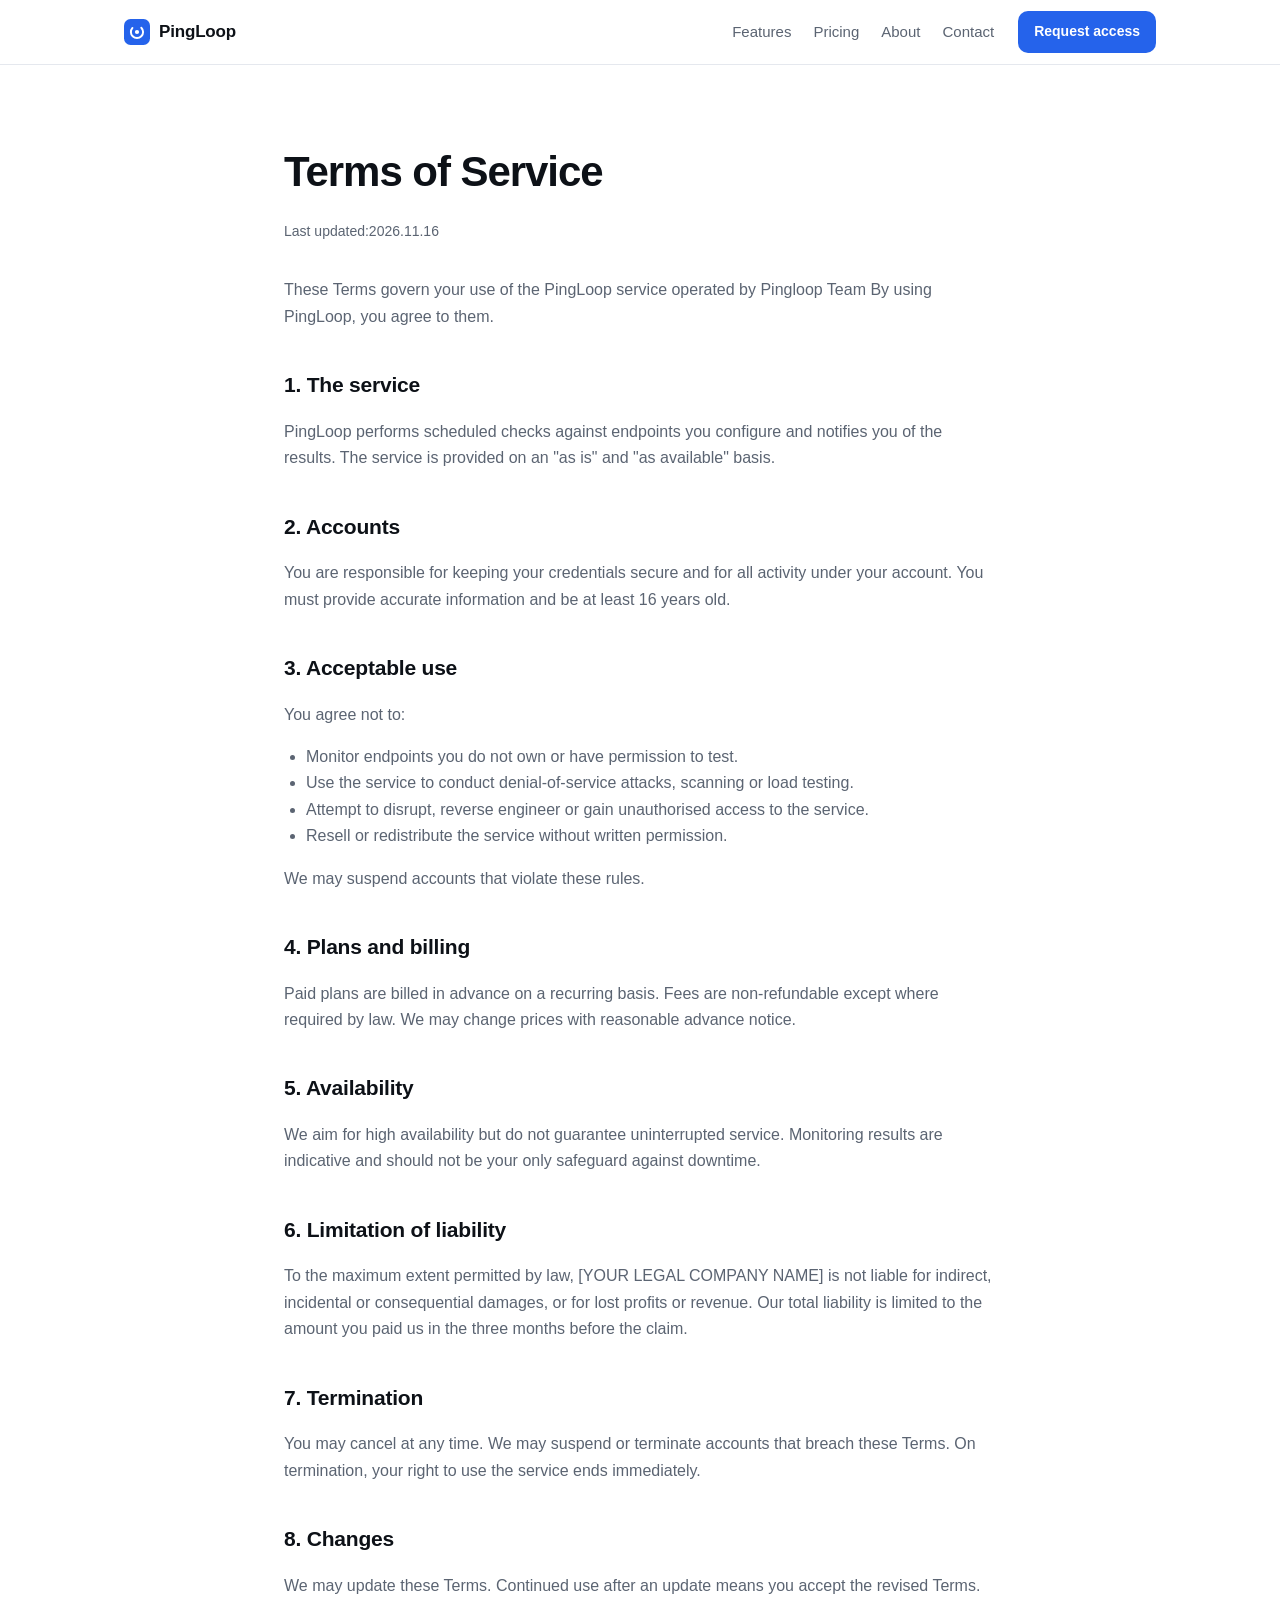
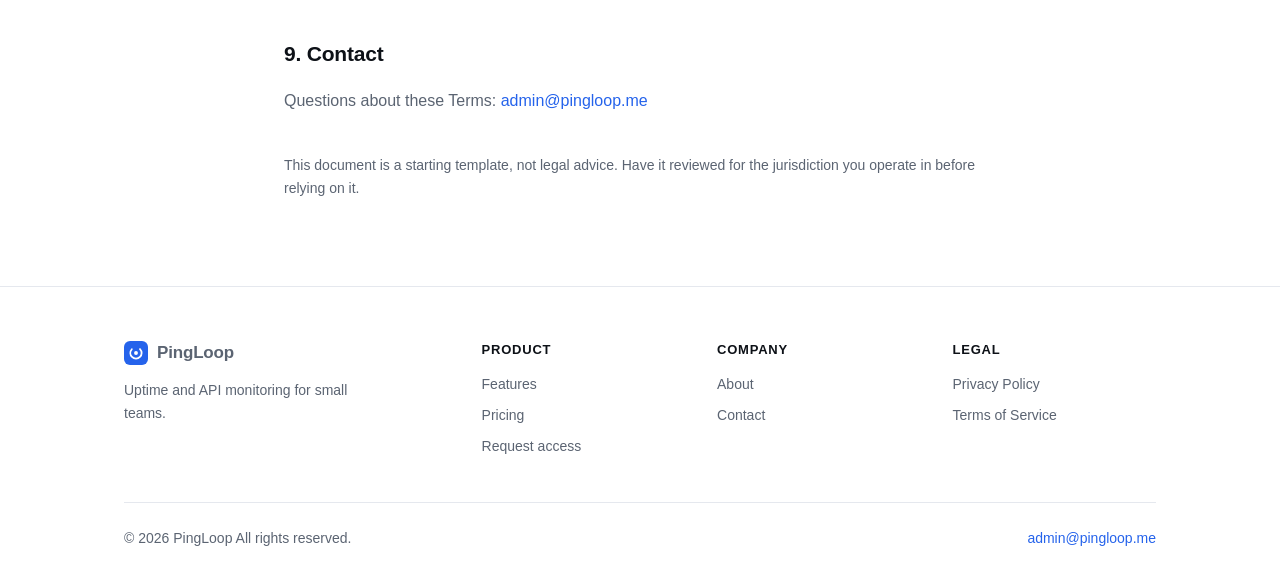
<file: terms.html>
<!DOCTYPE html>
<html lang="en">
<head>
<meta charset="utf-8">
<meta name="viewport" content="width=device-width, initial-scale=1">
<title>Terms of Service — PingLoop</title>
<meta name="description" content="The terms that govern your use of PingLoop.">
<link rel="canonical" href="https://pingloop.me/terms.html">
<link rel="icon" href="assets/favicon.svg" type="image/svg+xml">
<link rel="stylesheet" href="assets/styles.css">
</head>
<body>

<header class="site-header">
  <div class="wrap header-inner">
    <a class="brand" href="index.html">
      <img src="assets/favicon.svg" alt="" width="26" height="26">
      <span>PingLoop</span>
    </a>
    <nav class="nav">
      <a href="index.html#features">Features</a>
      <a href="pricing.html">Pricing</a>
      <a href="about.html">About</a>
      <a href="contact.html">Contact</a>
    </nav>
    <a class="btn btn-primary btn-sm" href="contact.html">Request access</a>
  </div>
</header>

<main>
<section>
  <div class="wrap prose">
    <h1>Terms of Service</h1>
    <p class="updated">Last updated:2026.11.16</p>

    <p>
      These Terms govern your use of the PingLoop service operated by
      Pingloop Team By using PingLoop, you agree to them.
    </p>

    <h2>1. The service</h2>
    <p>
      PingLoop performs scheduled checks against endpoints you configure and notifies you
      of the results. The service is provided on an "as is" and "as available" basis.
    </p>

    <h2>2. Accounts</h2>
    <p>
      You are responsible for keeping your credentials secure and for all activity under
      your account. You must provide accurate information and be at least 16 years old.
    </p>

    <h2>3. Acceptable use</h2>
    <p>You agree not to:</p>
    <ul>
      <li>Monitor endpoints you do not own or have permission to test.</li>
      <li>Use the service to conduct denial-of-service attacks, scanning or load testing.</li>
      <li>Attempt to disrupt, reverse engineer or gain unauthorised access to the service.</li>
      <li>Resell or redistribute the service without written permission.</li>
    </ul>
    <p>We may suspend accounts that violate these rules.</p>

    <h2>4. Plans and billing</h2>
    <p>
      Paid plans are billed in advance on a recurring basis. Fees are non-refundable except
      where required by law. We may change prices with reasonable advance notice.
    </p>

    <h2>5. Availability</h2>
    <p>
      We aim for high availability but do not guarantee uninterrupted service. Monitoring
      results are indicative and should not be your only safeguard against downtime.
    </p>

    <h2>6. Limitation of liability</h2>
    <p>
      To the maximum extent permitted by law, [YOUR LEGAL COMPANY NAME] is not liable for
      indirect, incidental or consequential damages, or for lost profits or revenue. Our
      total liability is limited to the amount you paid us in the three months before the claim.
    </p>

    <h2>7. Termination</h2>
    <p>
      You may cancel at any time. We may suspend or terminate accounts that breach these
      Terms. On termination, your right to use the service ends immediately.
    </p>

    <h2>8. Changes</h2>
    <p>
      We may update these Terms. Continued use after an update means you accept the revised
      Terms.
    </p>

    <h2>9. Contact</h2>
    <p>
      Questions about these Terms:
      <a href="mailto:admin@pingloop.me">admin@pingloop.me</a>
    </p>

    <p style="font-size:14px;color:var(--muted);margin-top:40px">
      This document is a starting template, not legal advice. Have it reviewed for the
      jurisdiction you operate in before relying on it.
    </p>
  </div>
</section>
</main>

<footer class="site-footer">
  <div class="wrap">
    <div class="footer-grid">
      <div>
        <a class="brand" href="index.html" style="margin-bottom:12px">
          <img src="assets/favicon.svg" alt="" width="24" height="24">
          <span>PingLoop</span>
        </a>
        <p style="margin:8px 0 0;max-width:260px">Uptime and API monitoring for small teams.</p>
      </div>
      <div>
        <h4>Product</h4>
        <ul>
          <li><a href="index.html#features">Features</a></li>
          <li><a href="pricing.html">Pricing</a></li>
          <li><a href="contact.html">Request access</a></li>
        </ul>
      </div>
      <div>
        <h4>Company</h4>
        <ul>
          <li><a href="about.html">About</a></li>
          <li><a href="contact.html">Contact</a></li>
        </ul>
      </div>
      <div>
        <h4>Legal</h4>
        <ul>
          <li><a href="privacy.html">Privacy Policy</a></li>
          <li><a href="terms.html">Terms of Service</a></li>
        </ul>
      </div>
    </div>
    <div class="footer-bottom">
      <span>© <span id="year">2026</span> PingLoop All rights reserved.</span>
      <span><a href="mailto:admin@pingloop.me">admin@pingloop.me</a></span>
    </div>
  </div>
</footer>

<script>document.getElementById('year').textContent = new Date().getFullYear();</script>
</body>
</html>
</file>
<file: assets/styles.css>
:root{
  --bg:#ffffff;
  --surface:#f7f8fa;
  --border:#e5e8ee;
  --text:#0d1117;
  --muted:#5b6472;
  --accent:#2563eb;
  --accent-dark:#1d4ed8;
  --accent-soft:#eef4ff;
  --radius:14px;
  --max:1080px;
}
@media (prefers-color-scheme: dark){
  :root{
    --bg:#0b0e14;
    --surface:#121722;
    --border:#232a38;
    --text:#e8ecf3;
    --muted:#98a2b3;
    --accent:#5b8cff;
    --accent-dark:#3f74f0;
    --accent-soft:#141c2e;
  }
}
*{box-sizing:border-box}
html{scroll-behavior:smooth}
body{
  margin:0;
  background:var(--bg);
  color:var(--text);
  font-family:-apple-system,BlinkMacSystemFont,"Segoe UI",Roboto,Helvetica,Arial,sans-serif;
  font-size:16px;
  line-height:1.65;
  -webkit-font-smoothing:antialiased;
}
img{max-width:100%;display:block}
a{color:var(--accent);text-decoration:none}
a:hover{text-decoration:underline}
.wrap{max-width:var(--max);margin:0 auto;padding:0 24px}

/* Header */
.site-header{
  position:sticky;top:0;z-index:50;
  background:color-mix(in srgb,var(--bg) 88%,transparent);
  backdrop-filter:blur(10px);
  border-bottom:1px solid var(--border);
}
.header-inner{display:flex;align-items:center;gap:24px;height:64px}
.brand{display:flex;align-items:center;gap:9px;font-weight:700;font-size:17px;color:var(--text);letter-spacing:-.01em}
.brand:hover{text-decoration:none}
.nav{display:flex;gap:22px;margin-left:auto;font-size:15px}
.nav a{color:var(--muted);font-weight:500}
.nav a:hover{color:var(--text);text-decoration:none}
.nav a.active{color:var(--text)}
@media(max-width:760px){.nav{display:none}}

/* Buttons */
.btn{
  display:inline-flex;align-items:center;justify-content:center;gap:8px;
  padding:11px 20px;border-radius:10px;font-weight:600;font-size:15px;
  border:1px solid transparent;cursor:pointer;transition:.15s ease;
  white-space:nowrap;
}
.btn:hover{text-decoration:none;transform:translateY(-1px)}
.btn-primary{background:var(--accent);color:#fff}
.btn-primary:hover{background:var(--accent-dark)}
.btn-ghost{background:transparent;color:var(--text);border-color:var(--border)}
.btn-ghost:hover{background:var(--surface)}
.btn-sm{padding:8px 15px;font-size:14px}

/* Hero */
.hero{padding:88px 0 72px;text-align:center}
.eyebrow{
  display:inline-block;font-size:13px;font-weight:600;letter-spacing:.04em;
  text-transform:uppercase;color:var(--accent);background:var(--accent-soft);
  padding:6px 13px;border-radius:999px;margin-bottom:22px;
}
.hero h1{
  font-size:clamp(34px,5.2vw,56px);line-height:1.1;letter-spacing:-.03em;
  margin:0 0 20px;font-weight:800;
}
.hero p.lead{
  font-size:clamp(16px,2vw,19px);color:var(--muted);max-width:640px;
  margin:0 auto 34px;
}
.hero-actions{display:flex;gap:12px;justify-content:center;flex-wrap:wrap}

/* Sections */
section{padding:72px 0}
section.alt{background:var(--surface);border-top:1px solid var(--border);border-bottom:1px solid var(--border)}
.section-head{max-width:640px;margin:0 auto 48px;text-align:center}
.section-head h2{font-size:clamp(26px,3.4vw,36px);letter-spacing:-.02em;margin:0 0 12px;font-weight:750}
.section-head p{color:var(--muted);margin:0;font-size:17px}

/* Grid + cards */
.grid{display:grid;gap:20px;grid-template-columns:repeat(auto-fit,minmax(270px,1fr))}
.card{
  background:var(--bg);border:1px solid var(--border);border-radius:var(--radius);
  padding:26px;
}
section.alt .card{background:var(--bg)}
.card h3{margin:0 0 8px;font-size:17px;font-weight:650;letter-spacing:-.01em}
.card p{margin:0;color:var(--muted);font-size:15px}
.card .icon{
  width:38px;height:38px;border-radius:10px;background:var(--accent-soft);
  color:var(--accent);display:flex;align-items:center;justify-content:center;
  font-weight:700;margin-bottom:16px;font-size:16px;
}

/* Steps */
.steps{display:grid;gap:20px;grid-template-columns:repeat(auto-fit,minmax(240px,1fr));counter-reset:s}
.step{position:relative;padding-left:0}
.step .num{
  width:32px;height:32px;border-radius:50%;background:var(--accent);color:#fff;
  display:flex;align-items:center;justify-content:center;font-weight:700;
  font-size:14px;margin-bottom:14px;
}
.step h3{margin:0 0 6px;font-size:16px}
.step p{margin:0;color:var(--muted);font-size:15px}

/* Pricing */
.plans{display:grid;gap:20px;grid-template-columns:repeat(auto-fit,minmax(260px,1fr));align-items:start}
.plan{
  border:1px solid var(--border);border-radius:var(--radius);padding:30px;
  background:var(--bg);display:flex;flex-direction:column;height:100%;
}
.plan.featured{border-color:var(--accent);box-shadow:0 0 0 3px var(--accent-soft)}
.plan h3{margin:0 0 4px;font-size:16px;font-weight:650}
.plan .price{font-size:38px;font-weight:800;letter-spacing:-.03em;margin:10px 0 2px}
.plan .price span{font-size:15px;font-weight:500;color:var(--muted)}
.plan .desc{color:var(--muted);font-size:14px;margin:0 0 22px}
.plan ul{list-style:none;padding:0;margin:0 0 26px;font-size:15px}
.plan li{padding:7px 0 7px 26px;position:relative;color:var(--muted)}
.plan li::before{content:"✓";position:absolute;left:0;color:var(--accent);font-weight:700}
.plan .btn{margin-top:auto;width:100%}

/* Prose */
.prose{max-width:760px;margin:0 auto}
.prose h1{font-size:clamp(28px,4vw,42px);letter-spacing:-.025em;margin:0 0 10px}
.prose h2{font-size:21px;margin:38px 0 10px;letter-spacing:-.01em}
.prose h3{font-size:17px;margin:26px 0 8px}
.prose p,.prose li{color:var(--muted);font-size:16px}
.prose ul{padding-left:22px}
.prose .updated{font-size:14px;color:var(--muted);margin-bottom:34px}

/* Contact */
.contact-grid{display:grid;gap:32px;grid-template-columns:1fr 1fr}
@media(max-width:800px){.contact-grid{grid-template-columns:1fr}}
.contact-box{border:1px solid var(--border);border-radius:var(--radius);padding:28px;background:var(--surface)}
.contact-box h3{margin:0 0 6px;font-size:16px}
.contact-box p{margin:0 0 14px;color:var(--muted);font-size:15px}
.contact-box a.mail{font-size:17px;font-weight:600}

/* CTA band */
.cta-band{text-align:center;padding:76px 0}
.cta-band h2{font-size:clamp(26px,3.6vw,38px);letter-spacing:-.025em;margin:0 0 14px;font-weight:780}
.cta-band p{color:var(--muted);max-width:520px;margin:0 auto 30px;font-size:17px}

/* Footer */
.site-footer{border-top:1px solid var(--border);padding:52px 0 34px;font-size:14px;color:var(--muted)}
.footer-grid{display:grid;gap:32px;grid-template-columns:1.6fr 1fr 1fr 1fr;margin-bottom:36px}
@media(max-width:760px){.footer-grid{grid-template-columns:1fr 1fr}}
.footer-grid h4{font-size:13px;text-transform:uppercase;letter-spacing:.06em;color:var(--text);margin:0 0 12px;font-weight:650}
.footer-grid ul{list-style:none;padding:0;margin:0}
.footer-grid li{margin-bottom:8px}
.footer-grid a{color:var(--muted)}
.footer-grid a:hover{color:var(--text)}
.footer-bottom{border-top:1px solid var(--border);padding-top:24px;display:flex;justify-content:space-between;gap:16px;flex-wrap:wrap}
</file>
